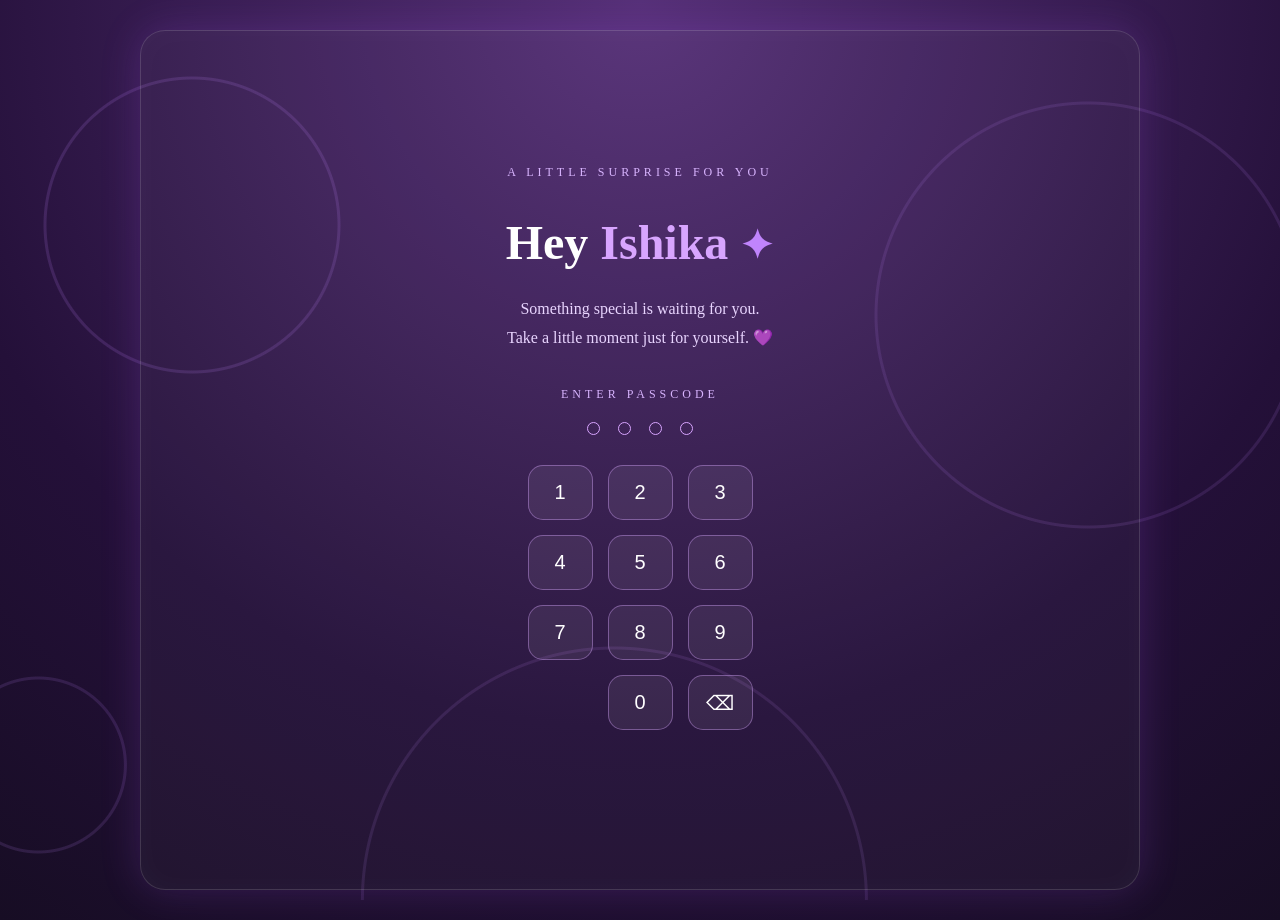
<file: Index.html>
<!DOCTYPE html>
<html lang="en">

<head>
<meta charset="UTF-8">
<meta name="viewport" content="width=device-width, initial-scale=1.0">

<title>Hey Ishika 💜</title>

<link rel="stylesheet" href="Ishika.css">

</head>

<body>

<div class="container" id="container">

    <p class="top-text">
        A LITTLE SURPRISE FOR YOU
    </p>

    <h1 class="hero-title">
        Hey
        <span>Ishika</span>
        <small>✦</small>
    </h1>

    <p class="subtitle">
        Something special is waiting for you.
        <br>
        Take a little moment just for yourself. 💜
    </p>

    <p class="label">ENTER PASSCODE</p>

    <div class="dots">
        <span class="dot"></span>
        <span class="dot"></span>
        <span class="dot"></span>
        <span class="dot"></span>
    </div>

    <div class="keypad">

        <button onclick="press(1)">1</button>
        <button onclick="press(2)">2</button>
        <button onclick="press(3)">3</button>

        <button onclick="press(4)">4</button>
        <button onclick="press(5)">5</button>
        <button onclick="press(6)">6</button>

        <button onclick="press(7)">7</button>
        <button onclick="press(8)">8</button>
        <button onclick="press(9)">9</button>

        <span></span>

        <button onclick="press(0)">0</button>

        <button onclick="erase()">⌫</button>

    </div>

    <p id="message"></p>

</div>

<script>

let password = "2007";
let entered = "";

function updateDots() {

    document.querySelectorAll(".dot").forEach((dot, i) => {

        dot.classList.toggle("active", i < entered.length);

    });

}

function press(num) {

    if (entered.length >= 4) return;

    entered += num;

    updateDots();

    if (entered.length === 4) {

        if (entered === password) {

            unlockWebsite();

        } else {

            document.getElementById("message").innerText =
                "Oops! Try again 💜";

            document.getElementById("container")
                .classList.add("wrong");

            setTimeout(() => {

                entered = "";

                updateDots();

                document.getElementById("message").innerText = "";

                document.getElementById("container")
                    .classList.remove("wrong");

            }, 800);

        }

    }

}

function erase() {

    entered = entered.slice(0, -1);

    updateDots();

    document.getElementById("message").innerText = "";

}

function unlockWebsite() {

    const container = document.getElementById("container");

    document.getElementById("message").innerText =
        "✨ Unlocking your surprise...";

    container.classList.add("exit");

    setTimeout(() => {

        container.innerHTML = `

            <div class="birthday-screen">

                <div class="glow">✦</div>

                <p class="welcome-text">
                    A SPECIAL MOMENT FOR
                </p>

                <h1 class="birthday-title">
                    Ishika 💜
                </h1>

                <div class="line"></div>

                <p class="final-text">
                    Your little surprise begins now...
                </p>

                <button class="surprise-btn"
                    onclick="showBirthdayMessage()">
                    Open Your Surprise 💌
                </button>

                <div class="heart">♡</div>

            </div>

        `;

        container.classList.remove("exit");
        container.classList.add("enter");

    }, 900);

}

function showBirthdayMessage() {

    const container = document.getElementById("container");

    container.classList.remove("enter");
    container.classList.add("exit");

    setTimeout(() => {

        container.innerHTML = `

            <div class="birthday-screen">

                <div class="glow">✦</div>

                <p class="welcome-text">
                    TODAY IS ALL ABOUT YOU
                </p>

                <h1 class="birthday-title">
                    Happy Birthday
                    <br>
                    Moonlight..... 🎂
                </h1>

                <div class="line"></div>

                <p class="final-text">
                    May your life always be filled
                    with happiness, beautiful memories
                    and endless smiles.

                    <br><br>

                    Keep shining and stay amazing! ✨

                    <br><br>

                    You deserve all the happiness
                    in the world. 💜
                </p>

                <div class="heart">♡</div>

                <p class="bottom-text">
                    
                </p>

                <div class="scroll-hint">

                    <p>There's More Waiting For You...</p>

                    <span>SCROLL DOWN</span>

                    <div class="arrow">↓</div>

                </div>

            </div>


            <!-- PHOTO GALLERY -->

            <section class="gallery">

                <h2 class="gallery-title">
                    Beautiful Memories ✨
                </h2>

                <p class="gallery-subtitle">
                    Every picture tells a little story 💜
                </p>


                <div class="photo-card left reveal">

                    <img src="photo1.png" alt="Memory 1">

                    <p>
                        Some people make even the most beautiful
                        views look more beautiful. 🌿
                    </p>

                </div>


                <div class="photo-card right reveal">

                    <img src="photo2.jpg" alt="Memory 2">

                    <p>
                        That smile deserves its own
                        little spotlight. 💙
                    </p>

                </div>


                <div class="photo-card left reveal">

                    <img src="photo3.jpg" alt="Memory 3">

                    <p>
                        A little sunshine in every picture. 🌊
                    </p>

                </div>


                <div class="photo-card right reveal">

                    <img src="photo4.jpg" alt="Memory 4">

                    <p>
                        Simplicity has its own kind of magic. ✨
                    </p>

                </div>


                <div class="photo-card left reveal">

                    <img src="photo5.jpg" alt="Memory 5">

                    <p>
                        Elegance is not just a style,
                        it's an aura. 💜
                    </p>

                </div>


                <div class="photo-card right reveal">

                    <img src="photo6.jpg" alt="Memory 6">

                    <p>
                        Keep being effortlessly beautiful. 🖤
                    </p>

                </div>


                <!-- FINAL MESSAGE -->

                <div class="gallery-end">

                    <div class="glow">♡</div>

                    <h2>Stay Beautiful, Ishika!</h2>

                    <p>
                        Never stop smiling.

                        <br><br>

                        Keep shining, keep laughing
                        and always be happy. 💜

                        <br><br>

                        You deserve all the happiness
                        in this world.
                    </p>

                    <span>
                      
                    </span>

                </div>

            </section>

        `;


        container.classList.remove("exit");
        container.classList.add("enter");


        // ONE BY ONE SCROLL ANIMATION

        const observer = new IntersectionObserver(

            (entries) => {

                entries.forEach(entry => {

                    if (entry.isIntersecting) {

                        entry.target.classList.add("show");

                        observer.unobserve(entry.target);

                    }

                });

            },

            {
                threshold: 0.20
            }

        );


        document.querySelectorAll(".reveal").forEach(photo => {

            observer.observe(photo);

        });

    }, 700);

}

</script>

</body>
</html>
</file>
<file: Ishika.css>
*{box-sizing:border-box;margin:0;padding:0}
html{scroll-behavior:smooth}
body{
 min-height:100vh;display:block;padding:20px;
 background:radial-gradient(circle at top,#563078,#241039 65%,#170d24);
 color:white;font-family:Georgia,serif;overflow-x:hidden;overflow-y:auto
}
/* Original purple background with subtle circle outlines */
body::before{
 content:"";position:fixed;inset:0;pointer-events:none;z-index:0;
 background-image:
 radial-gradient(circle at 15% 25%,transparent 0 145px,rgba(192,132,252,.16) 146px 148px,transparent 149px),
 radial-gradient(circle at 85% 35%,transparent 0 210px,rgba(192,132,252,.13) 211px 213px,transparent 214px),
 radial-gradient(circle at 48% 100%,transparent 0 250px,rgba(192,132,252,.12) 251px 253px,transparent 254px),
 radial-gradient(circle at 3% 85%,transparent 0 85px,rgba(192,132,252,.14) 86px 88px,transparent 89px)
}
.container{
 position:relative;z-index:1;width:100%;max-width:420px;min-height:calc(100vh - 40px);
 margin:0 auto;display:flex;flex-direction:column;justify-content:center;align-items:center;
 text-align:center;padding:30px 20px;border:1px solid #ffffff25;border-radius:25px;
 background:#ffffff08;box-shadow:0 0 40px #a855f733,inset 0 0 30px #ffffff08;transition:.8s
}
.top-text{font-size:12px;letter-spacing:4px;color:#d8b4fe;margin-bottom:35px}
.hero-title{font-size:48px;margin-bottom:25px}
.hero-title span{color:#d8a5ff}.hero-title small{color:#c084fc}
.subtitle{font-size:16px;line-height:1.8;color:#e9d5ff;margin-bottom:35px}
.label{font-size:12px;letter-spacing:4px;color:#d8b4fe;margin-bottom:20px}
.dots{display:flex;gap:18px;margin-bottom:30px}
.dot{width:13px;height:13px;border-radius:50%;border:1px solid #d8a5ff;transition:.3s}
.dot.active{background:#d8a5ff;box-shadow:0 0 15px #c084fc;transform:scale(1.2)}
.keypad{display:grid;grid-template-columns:repeat(3,65px);gap:15px;justify-content:center}
.keypad button{
 width:65px;height:55px;border-radius:15px;border:1px solid #d8a5ff66;
 background:#ffffff12;color:white;font-size:20px;cursor:pointer;transition:.2s
}
.keypad button:active{background:#a855f7;transform:scale(.9)}
#message{margin-top:25px;color:#e9d5ff;font-size:14px}
.wrong{animation:shake .4s}
@keyframes shake{0%,100%{transform:translateX(0)}25%{transform:translateX(-10px)}75%{transform:translateX(10px)}}
.container.exit{opacity:0;transform:scale(.75);filter:blur(12px)}
.container.enter{animation:smoothEnter 1.5s ease forwards}
@keyframes smoothEnter{
 from{opacity:0;transform:scale(.75);filter:blur(15px)}
 to{opacity:1;transform:scale(1);filter:blur(0)}
}
.birthday-screen{
 position:relative;z-index:1;width:100%;min-height:90vh;display:flex;flex-direction:column;
 align-items:center;justify-content:center;text-align:center
}
.glow{font-size:45px;color:#e9d5ff;text-shadow:0 0 10px #d8a5ff,0 0 30px #a855f7,0 0 50px #9333ea;animation:sparkle 2s infinite alternate}
@keyframes sparkle{from{transform:scale(1)}to{transform:scale(1.3)}}
.welcome-text{font-size:12px;letter-spacing:4px;color:#d8b4fe;margin:25px 0}
.birthday-title{font-size:42px;line-height:1.3;color:#f3e8ff;text-shadow:0 0 25px #c084fc88}
.line{width:100px;height:2px;background:#d8a5ff;margin:25px auto;box-shadow:0 0 15px #c084fc}
.final-text{font-size:16px;line-height:1.9;color:#e9d5ff;max-width:320px}
.surprise-btn{
 margin-top:30px;padding:15px 28px;border:1px solid #d8a5ff;border-radius:30px;
 background:linear-gradient(135deg,#a855f7,#6b21a8);color:white;font-size:16px;
 font-family:Georgia,serif;cursor:pointer;box-shadow:0 0 20px #a855f766;transition:.3s
}
.surprise-btn:active{transform:scale(.95)}
.heart{font-size:45px;color:#e9d5ff;margin-top:30px;animation:heartbeat 1.5s infinite}
@keyframes heartbeat{0%,100%{transform:scale(1)}50%{transform:scale(1.2)}}
.bottom-text{font-size:10px;letter-spacing:3px;color:#d8b4fe;margin-top:30px}
.scroll-hint{margin-top:65px;padding-bottom:35px;color:#e9d5ff;text-align:center}
.scroll-hint p{font-size:20px;margin-bottom:15px}
.scroll-hint span{font-size:11px;letter-spacing:6px;color:#d8b4fe}
.arrow{font-size:42px;margin-top:25px;animation:arrowMove 1.2s infinite}
@keyframes arrowMove{0%,100%{transform:translateY(0)}50%{transform:translateY(12px)}}
.gallery{
 position:relative;z-index:1;width:100%;max-width:760px;margin:20px auto 0;
 display:flex;flex-direction:column;align-items:center;text-align:center
}
.gallery-title{color:#f3e8ff;font-size:clamp(27px,5vw,42px);font-style:italic;margin:55px 0 20px}
.gallery-subtitle{color:#e9d5ff;font-size:17px;margin-bottom:65px}
.photo-card{
 position:relative;width:88%;max-width:520px;margin:0 auto 110px;padding:12px;
 border:1px solid #c084fc77;border-radius:22px;background:#ffffff12;
 box-shadow:0 10px 35px #00000035;opacity:0;
 transition:opacity 1s ease,transform 1s cubic-bezier(.2,.8,.2,1);
 will-change:opacity,transform
}
.photo-card.left{transform:translateX(-120px)}
.photo-card.right{transform:translateX(120px)}
.photo-card.show{opacity:1;transform:translateX(0)}
.photo-card img{display:block;width:100%;height:auto;object-fit:contain;border-radius:15px}
.photo-card p{color:#f3e8ff;font-size:17px;line-height:1.8;font-style:italic;padding:12px 5px}
.gallery-end{width:100%;padding:55px 20px 70px;text-align:center}
.gallery-end h2{color:#f3e8ff;font-size:clamp(28px,5vw,42px);margin:20px 0}
.gallery-end p{color:#e9d5ff;font-size:17px;line-height:1.9;margin:20px auto;max-width:500px}
.gallery-end span{display:inline-block;margin-top:25px;color:#d8b4fe;font-size:10px;letter-spacing:3px}
@media(max-width:400px){
 body{padding:12px}
 .container{min-height:calc(100vh - 24px);padding:25px 15px}
 .hero-title{font-size:40px}.birthday-title{font-size:35px}
 .keypad{grid-template-columns:repeat(3,60px);gap:12px}
 .keypad button{width:60px;height:52px}
 .photo-card{width:94%;margin-bottom:85px}
 .photo-card.left{transform:translateX(-70px)}
 .photo-card.right{transform:translateX(70px)}
 .photo-card.show{transform:translateX(0)}
}
@media(min-width:768px){
 body{padding:30px}
 .container{max-width:1000px;padding:45px 55px}
 .birthday-screen{min-height:85vh}
 .gallery{max-width:850px}
 .photo-card{max-width:600px}
}
@media(prefers-reduced-motion:reduce){
 html{scroll-behavior:auto}
 .photo-card,.arrow,.heart,.glow,.container.enter{animation:none;transition:none}
 .photo-card.left,.photo-card.right{transform:none}
 .photo-card{opacity:1}
}
/* Smoother screen transition */

.container {
    transition:
        opacity 0.9s ease,
        transform 0.9s cubic-bezier(0.65, 0, 0.35, 1),
        filter 0.9s ease;
}

.container.exit {
    opacity: 0;
    transform: scale(0.88) translateY(-20px);
    filter: blur(8px);
}

.container.enter {
    animation: smoothScreenEnter 1.4s cubic-bezier(0.16, 1, 0.3, 1) forwards;
}

@keyframes smoothScreenEnter {
    0% {
        opacity: 0;
        transform: scale(0.92) translateY(25px);
        filter: blur(8px);
    }

    100% {
        opacity: 1;
        transform: scale(1) translateY(0);
        filter: blur(0);
    }
}



/* PHOTO SCROLL REVEAL FIX */

.photo-card.reveal {
    opacity: 0;
}

.photo-card.reveal.left {
    transform: translateX(-120px);
}

.photo-card.reveal.right {
    transform: translateX(120px);
}

.photo-card.reveal.show {
    opacity: 1;
    transform: translateX(0);
}

@media (max-width: 400px) {
    .photo-card.reveal.left {
        transform: translateX(-70px);
    }

    .photo-card.reveal.right {
        transform: translateX(70px);
    }

    .photo-card.reveal.show {
        transform: translateX(0);
    }
}
/* Smooth Side Photo Animation */

.photo-card {
    opacity: 0;
    transition:
        opacity 1.5s ease,
        transform 1.5s cubic-bezier(0.22, 1, 0.36, 1);
}

.photo-card.left {
    transform: translateX(-150px);
}

.photo-card.right {
    transform: translateX(150px);
}

.photo-card.show {
    opacity: 1;
    transform: translateX(0);
}

@media (max-width: 400px) {
    .photo-card.left {
        transform: translateX(-80px);
    }

    .photo-card.right {
        transform: translateX(80px);
    }

    .photo-card.show {
        transform: translateX(0);
    }
}
/* PHOTO GALLERY - ALTERNATE SIDE DESIGN */

.photo-card {
    width: 42%;
    max-width: 380px;
    padding: 10px;
    margin-bottom: 90px;
    position: relative;

    opacity: 0;
    transition:
        opacity 1.4s ease,
        transform 1.4s cubic-bezier(.22, 1, .36, 1);
}

/* Left side photos */
.photo-card.left {
    margin-left: 6%;
    margin-right: auto;
    transform: translateX(-100px);
}

/* Right side photos */
.photo-card.right {
    margin-left: auto;
    margin-right: 6%;
    transform: translateX(100px);
}

/* Smooth entry */
.photo-card.show {
    opacity: 1;
    transform: translateX(0);
}

/* Image size */
.photo-card img {
    width: 100%;
    height: auto;
    display: block;
    border-radius: 12px;
}

/* Mobile screen */
@media (max-width: 600px) {
    .photo-card {
        width: 78%;
        max-width: 340px;
        margin-bottom: 65px;
    }

    .photo-card.left {
        margin-left: 4%;
        transform: translateX(-70px);
    }

    .photo-card.right {
        margin-right: 4%;
        transform: translateX(70px);
    }

    .photo-card.show {
        transform: translateX(0);
    }
}
</file>
